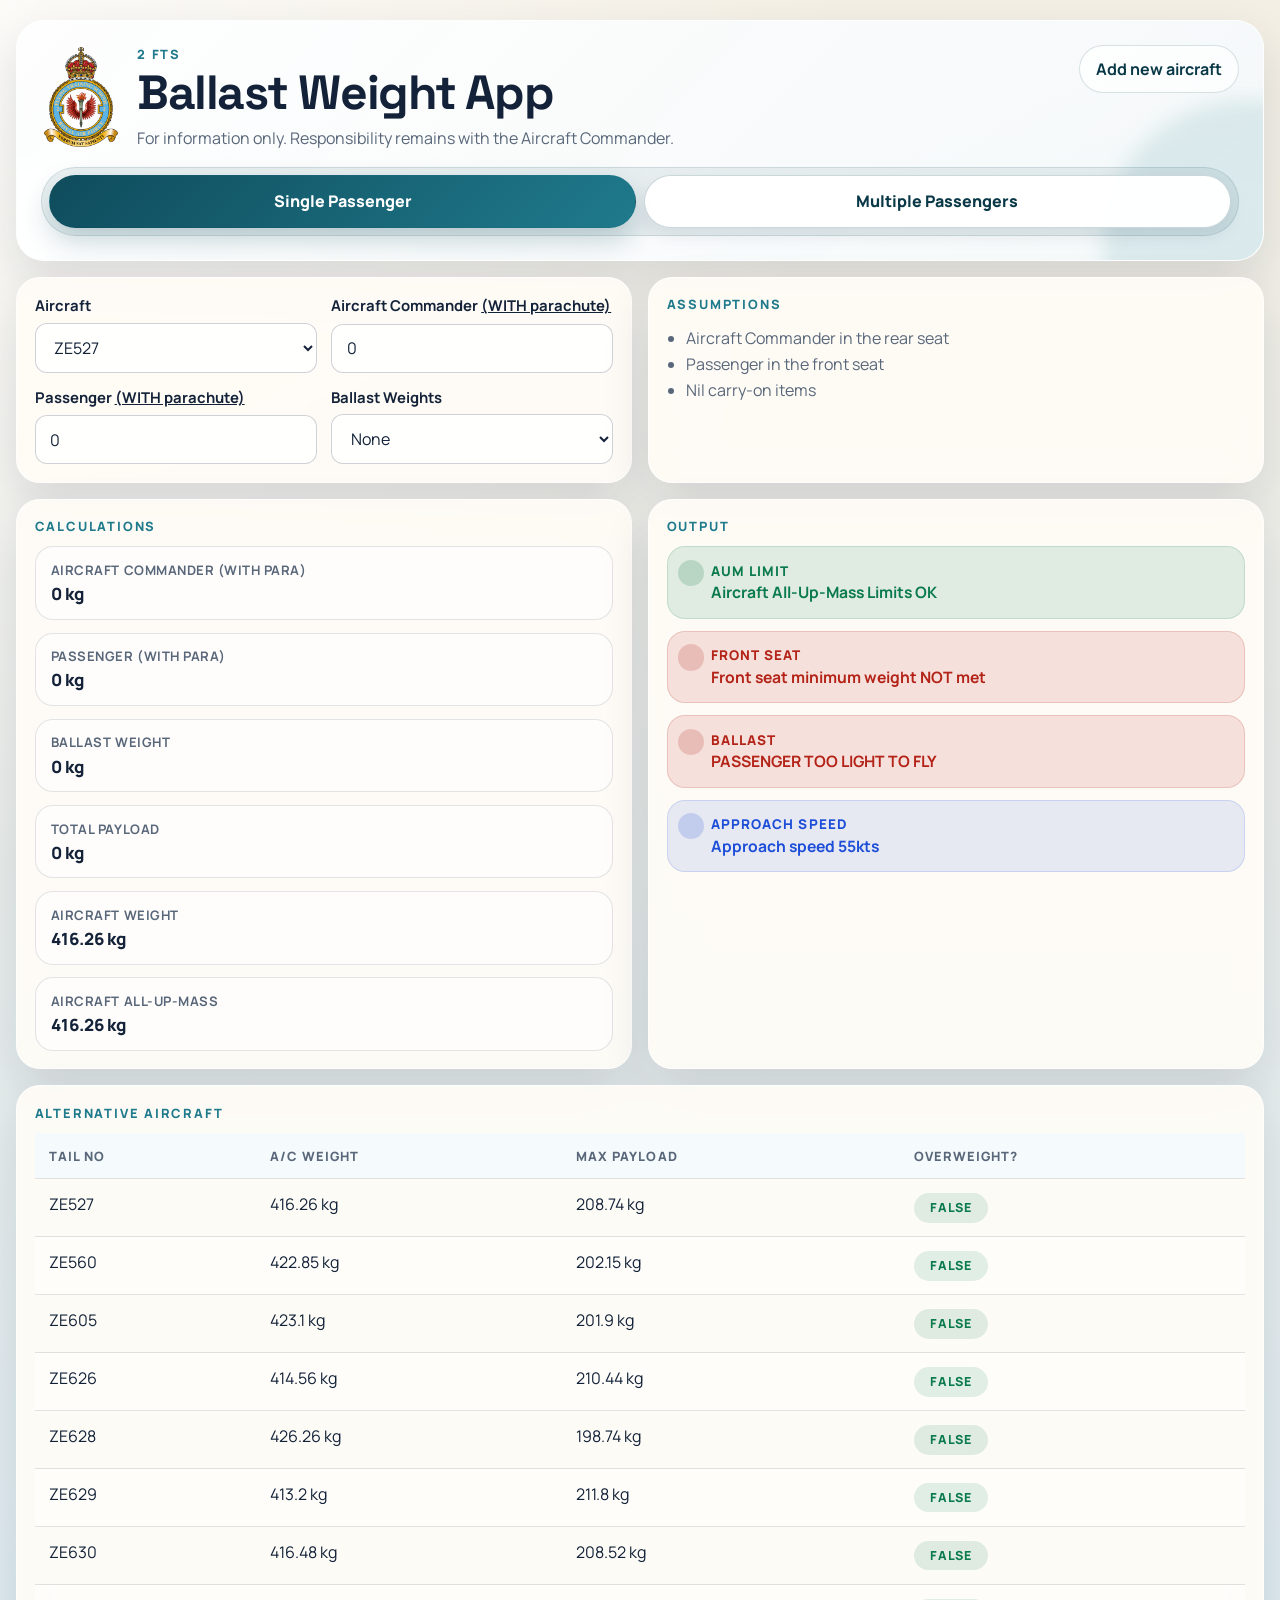
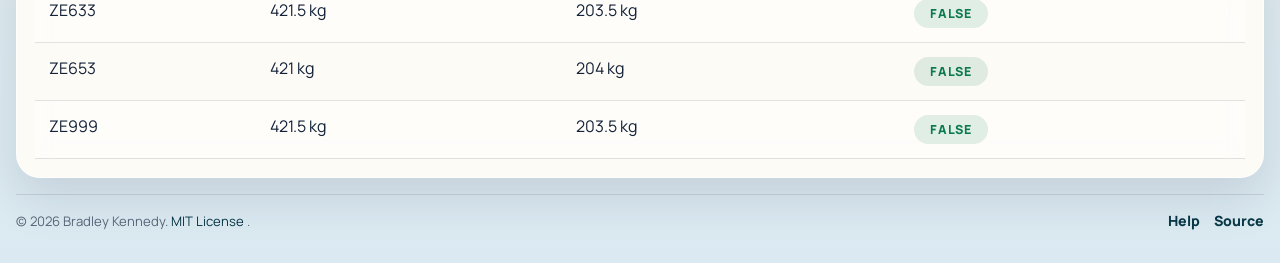
<file: index.html>
<!DOCTYPE html>
<html lang="en">
  <head>
    <meta charset="utf-8">
    <meta name="viewport" content="width=device-width, initial-scale=1">
    <meta
      name="description"
      content="2 FTS ballast weight calculator for glider pilots, including single-passenger and multiple-passenger planning."
    >
    <title>2 FTS Ballast Weight App</title>
    <link rel="icon" type="image/png" href="www/favicon-96x96.png" sizes="96x96" />
    <link rel="icon" type="image/svg+xml" href="www/favicon.svg" />
    <link rel="shortcut icon" href="www/favicon.ico" />
    <link rel="apple-touch-icon" sizes="180x180" href="www/apple-touch-icon.png" />
    <meta name="apple-mobile-web-app-title" content="Ballast App" />
    <link rel="manifest" href="www/site.webmanifest" />
    <link rel="stylesheet" href="assets/styles.css">
    <script defer src="assets/vendor/jspdf.umd.min.js"></script>
    <script defer src="assets/vendor/jspdf.plugin.autotable.min.js"></script>
    <script defer src="assets/app.js"></script>
  </head>
  <body>
    <noscript>
      <div class="noscript-banner">
        JavaScript is required to use this calculator.
      </div>
    </noscript>

    <div id="loadOverlay" class="load-overlay is-active" role="alert" aria-live="assertive">
      <div class="load-card">
        <p id="loadEyebrow" class="hero__eyebrow">Loading aircraft data</p>
        <h2 id="loadTitle">Preparing the ballast calculator</h2>
        <p id="loadMessage">
          Please wait while the latest aircraft data is retrieved.
        </p>
        <button id="retryLoadButton" class="button button--primary" type="button" hidden>
          Retry
        </button>
      </div>
    </div>

    <div class="page-shell">
      <header class="hero">
        <div class="hero__top">
          <div class="hero__brand">
            <img
              class="hero__image"
              src="www/2FTS KC.png"
              alt="2 FTS crest"
              width="80"
              height="100"
            >
            <div class="hero__copy">
              <p class="hero__eyebrow">2 FTS</p>
              <h1>Ballast Weight App</h1>
              <p class="hero__lead">
                For information only. Responsibility remains with the Aircraft Commander.
              </p>
            </div>
          </div>

          <div class="hero__links">
            <a
              class="button button--ghost"
              href="https://github.com/b-kennedy0/2FTS-BallastWeight/issues/new?template=add-aircraft.yml"
              target="_blank"
              rel="noreferrer"
            >
              Add new aircraft
            </a>
          </div>
        </div>

        <div class="mode-toggle" role="tablist" aria-label="Calculator mode">
          <button
            id="modeSingleButton"
            class="mode-toggle__button is-active"
            type="button"
            role="tab"
            aria-selected="true"
            data-mode="single"
          >
            Single Passenger
          </button>
          <button
            id="modeMultiButton"
            class="mode-toggle__button"
            type="button"
            role="tab"
            aria-selected="false"
            data-mode="multi"
          >
            Multiple Passengers
          </button>
        </div>
      </header>

      <main>
        <section id="statusBanner" class="status-banner is-hidden" aria-live="polite"></section>

        <section id="singleModePanel" class="mode-panel">
          <div class="mode-grid mode-grid--single">
            <article class="card card--single-inputs">
              <div class="field-grid">
                <label class="field">
                  <span>Aircraft</span>
                  <select id="singleAircraftSelect" aria-label="Aircraft"></select>
                </label>

                <label class="field">
                  <span>Aircraft Commander <u>(WITH parachute)</u></span>
                  <input
                    id="singleCommanderInput"
                    type="number"
                    min="0"
                    max="120"
                    step="1"
                    inputmode="decimal"
                    value="0"
                  >
                </label>

                <label class="field">
                  <span>Passenger <u>(WITH parachute)</u></span>
                  <input
                    id="singlePassengerInput"
                    type="number"
                    min="0"
                    max="120"
                    step="1"
                    inputmode="decimal"
                    value="0"
                  >
                </label>

                <label class="field">
                  <span>Ballast Weights</span>
                  <select id="singleBallastSelect" aria-label="Ballast Weights">
                    <option value="0">None</option>
                    <option value="1">One</option>
                    <option value="2">Two</option>
                  </select>
                </label>
              </div>
            </article>

            <article class="card card--single-assumptions">
              <div class="card__header card__header--simple">
                <h2>Assumptions</h2>
              </div>
              <ul class="assumption-list">
                <li>Aircraft Commander in the rear seat</li>
                <li>Passenger in the front seat</li>
                <li>Nil carry-on items</li>
              </ul>
            </article>

            <article class="card card--single-calculations">
              <div class="card__header card__header--simple">
                <h2>Calculations</h2>
              </div>
              <div id="singleCalculations" class="metric-list"></div>
            </article>

            <article class="card card--single-output">
              <div class="card__header card__header--simple">
                <h2>Output</h2>
              </div>
              <div id="singleOutput" class="status-list"></div>
            </article>

            <article class="card card--wide card--single-alt">
              <div class="card__header card__header--simple">
                <h2>Alternative aircraft</h2>
              </div>
              <div id="altAircraftTable" class="table-shell"></div>
            </article>
          </div>
        </section>

        <section id="multiModePanel" class="mode-panel" hidden>
          <div class="mode-grid mode-grid--multi">
            <article class="card">
              <div class="field-grid">
                <div class="field">
                  <label for="passengerCountInput">
                    <span>Number of passengers</span>
                  </label>
                  <input
                    id="passengerCountInput"
                    type="text"
                    inputmode="numeric"
                    pattern="[0-9]*"
                    autocomplete="off"
                    value="10"
                  >
                </div>
              </div>

              <label class="toggle-row" for="multiAircraftToggle">
                <input id="multiAircraftToggle" type="checkbox">
                <span>Set Aircraft Ballasts</span>
              </label>

              <p class="helper-text">
                Enable this to configure aircraft-specific commander weights and ballast settings for
                allocation in the Multiple Passengers summary.
              </p>

              <div id="multiAircraftPickerField" class="field" hidden>
                <div class="field__header">
                  <span>Select aircraft for allocation</span>
                  <span id="multiAircraftSelectionCount" class="field__status" aria-live="polite">
                    0 aircraft selected
                  </span>
                </div>
                <div
                  id="multiAircraftPickerList"
                  class="aircraft-picker-list"
                  role="group"
                  aria-label="Select aircraft for allocation"
                ></div>
                <p class="field__hint">
                  Selected aircraft will appear in Aircraft Configuration below.
                </p>
              </div>

              <div class="action-row">
                <button id="saveSummaryButton" class="button button--primary" type="button">
                  Download PDF
                </button>
                <button id="resetMultiButton" class="button button--ghost" type="button">
                  Reset
                </button>
              </div>
            </article>

            <article class="card card--wide">
              <div class="card__header">
                <div>
                  <p class="card__eyebrow">Passenger list</p>
                  <h2>Names and weights</h2>
                </div>
              </div>

              <div class="passenger-head">
                <div>Name</div>
                <div>Weight WITH Parachute</div>
              </div>

              <div id="passengerInputs" class="passenger-list"></div>
            </article>

            <article id="aircraftConfigCard" class="card card--wide" hidden>
              <div class="card__header">
                <div>
                  <p class="card__eyebrow">Aircraft configuration</p>
                  <h2>Set Aircraft Ballasts</h2>
                </div>
              </div>

              <p class="helper-text">
                Configure the aircraft selected above. Each selected aircraft needs an Aircraft
                Commander weight and a ballast setting before it can be used for allocation.
              </p>

              <div id="aircraftConfigList" class="aircraft-config-list"></div>
            </article>

            <article class="card card--wide">
              <div class="card__header">
                <div>
                  <p class="card__eyebrow">Passenger ballast summary</p>
                  <h2>Output table</h2>
                </div>
              </div>
              <div id="multiSummaryTable" class="table-shell"></div>
            </article>
          </div>
        </section>
      </main>

      <footer class="footer">
        <p class="footer__credit">
          &copy; 2026 Bradley Kennedy. 
          <a
            href="https://github.com/b-kennedy0/2FTS-BallastWeight/blob/master/LICENSE"
            target="_blank"
            rel="noreferrer"
          >
            MIT License
          </a>.
        </p>
        <div class="footer__links">
          <a href="help.html">Help</a>
          <a href="https://github.com/b-kennedy0/2FTS-BallastWeight" target="_blank" rel="noreferrer">Source</a>
        </div>
      </footer>
    </div>
  </body>
</html>
</file>
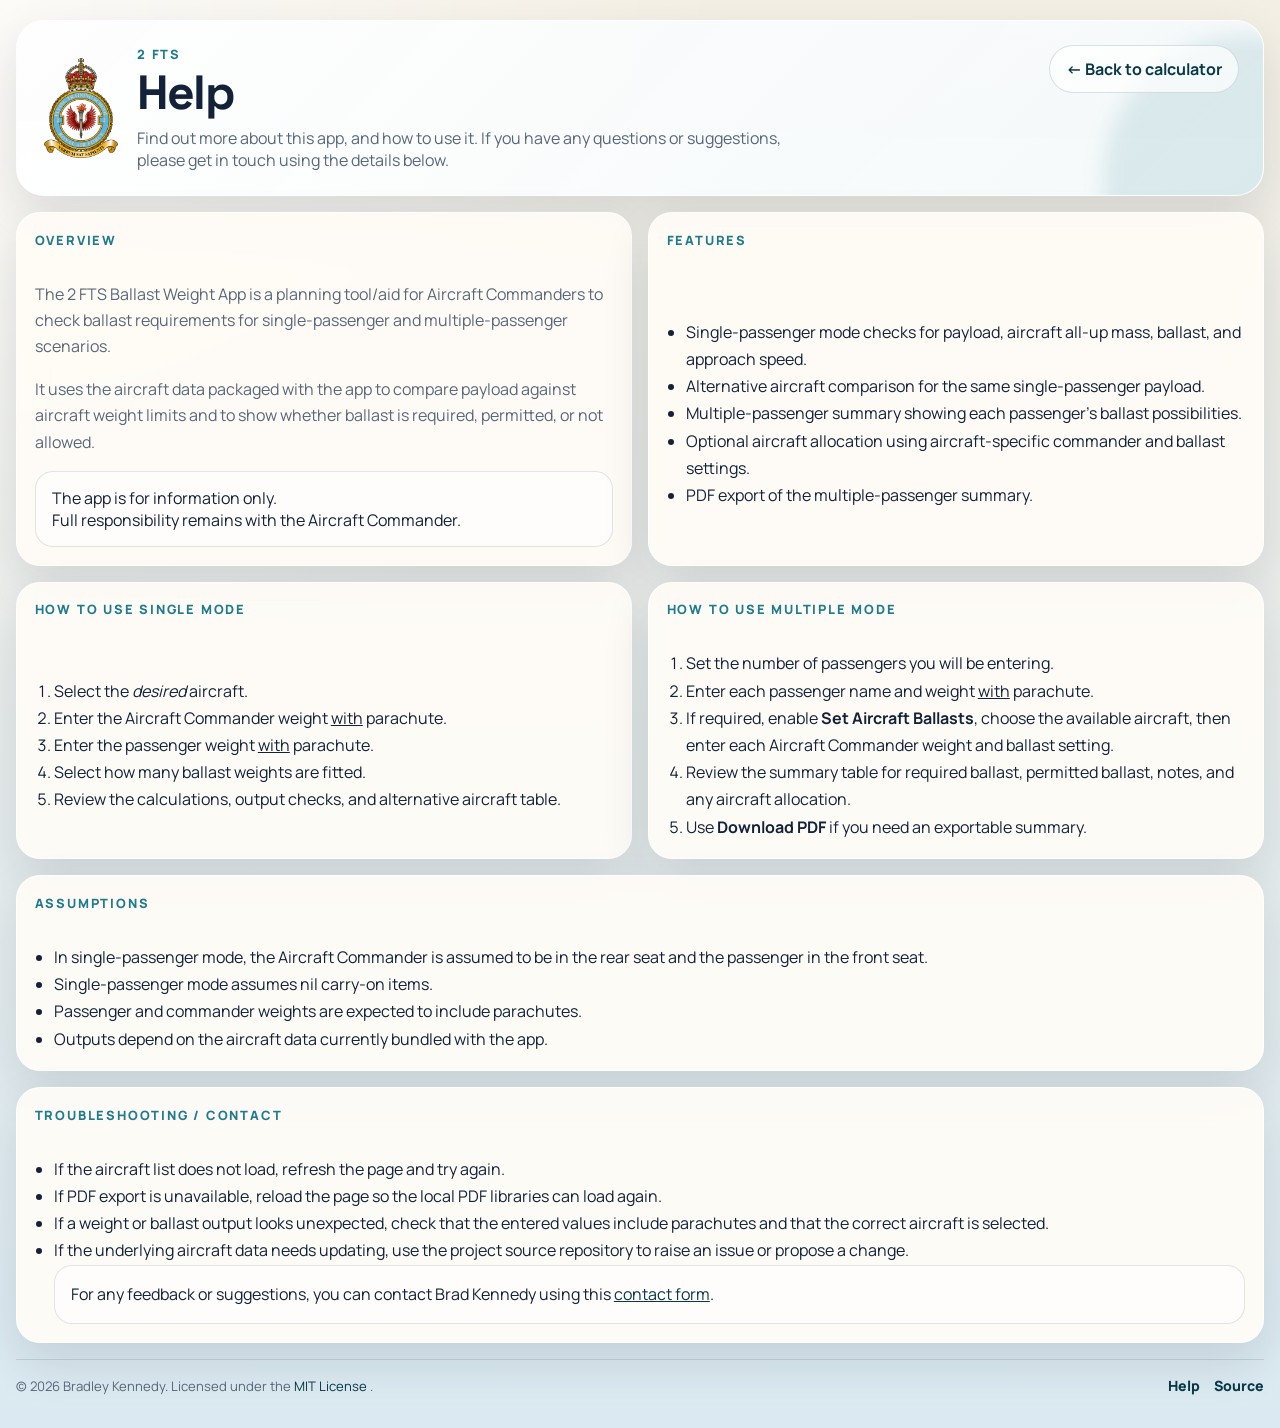
<file: help.html>
<!DOCTYPE html>
<html lang="en">
  <head>
    <meta charset="utf-8">
    <meta name="viewport" content="width=device-width, initial-scale=1">
    <meta
      name="description"
      content="Help and usage guide for the 2 FTS ballast weight calculator."
    >
    <title>Help | 2 FTS Ballast Weight App</title>
    <link rel="icon" type="image/png" href="www/favicon-96x96.png" sizes="96x96" />
    <link rel="icon" type="image/svg+xml" href="www/favicon.svg" />
    <link rel="shortcut icon" href="www/favicon.ico" />
    <link rel="apple-touch-icon" sizes="180x180" href="www/apple-touch-icon.png" />
    <meta name="apple-mobile-web-app-title" content="Ballast App" />
    <link rel="manifest" href="www/site.webmanifest" />
    <link rel="stylesheet" href="assets/styles.css">
  </head>
  <body>
    <div class="page-shell">
      <header class="hero">
        <div class="hero__top">
          <div class="hero__brand">
            <img
              class="hero__image"
              src="www/2FTS KC.png"
              alt="2 FTS crest"
              width="80"
              height="100"
            >
            <div class="hero__copy">
              <p class="hero__eyebrow">2 FTS</p>
              <h1>Help</h1>
              <p class="hero__lead">
                Find out more about this app, and how to use it. If you have any questions or suggestions, please get in touch using the details below.
              </p>
            </div>
          </div>

          <div class="hero__links">
            <a class="button button--ghost" href="index.html"><- Back to calculator</a>
          </div>
        </div>
      </header>

      <main class="help-main">
        <section class="help-grid">
          <article class="card help-card">
            <div class="card__header">
              <div>
                <p class="card__eyebrow">Overview</p>
              </div>
            </div>
            <p>
              The 2 FTS Ballast Weight App is a planning tool/aid for Aircraft Commanders to check ballast requirements for
              single-passenger and multiple-passenger scenarios.
            </p>
            <p>
              It uses the aircraft data packaged with the app to compare payload against aircraft
              weight limits and to show whether ballast is required, permitted, or not allowed.
            </p>
            <div class="help-note">
              The app is for information only. <br>Full responsibility remains with the Aircraft Commander.
            </div>
          </article>

          <article class="card help-card">
            <div class="card__header">
              <div>
                <p class="card__eyebrow">Features</p>
              </div>
            </div>
            <ul class="help-list">
              <li>Single-passenger mode checks for payload, aircraft all-up mass, ballast, and approach speed.</li>
              <li>Alternative aircraft comparison for the same single-passenger payload.</li>
              <li>Multiple-passenger summary showing each passenger&apos;s ballast possibilities.</li>
              <li>Optional aircraft allocation using aircraft-specific commander and ballast settings.</li>
              <li>PDF export of the multiple-passenger summary.</li>
            </ul>
          </article>

          <article class="card help-card">
            <div class="card__header">
              <div>
                <p class="card__eyebrow">How to use Single Mode</p>
              </div>
            </div>
            <ol class="help-steps">
              <li>Select the <i>desired</i> aircraft.</li>
              <li>Enter the Aircraft Commander weight <u>with</u> parachute.</li>
              <li>Enter the passenger weight <u>with</u> parachute.</li>
              <li>Select how many ballast weights are fitted.</li>
              <li>Review the calculations, output checks, and alternative aircraft table.</li>
            </ol>
          </article>

          <article class="card help-card">
            <div class="card__header">
              <div>
                <p class="card__eyebrow">How to use Multiple Mode</p>
              </div>
            </div>
            <ol class="help-steps">
              <li>Set the number of passengers you will be entering.</li>
              <li>Enter each passenger name and weight <u>with</u> parachute.</li>
              <li>
                If required, enable <strong>Set Aircraft Ballasts</strong>, choose the available
                aircraft, then enter each Aircraft Commander weight and ballast setting.
              </li>
              <li>Review the summary table for required ballast, permitted ballast, notes, and any aircraft allocation.</li>
              <li>Use <strong>Download PDF</strong> if you need an exportable summary.</li>
            </ol>
          </article>

          <article class="card help-card help-card--wide">
            <div class="card__header">
              <div>
                <p class="card__eyebrow">Assumptions</p>
              </div>
            </div>
            <ul class="help-list">
              <li>In single-passenger mode, the Aircraft Commander is assumed to be in the rear seat and the passenger in the front seat.</li>
              <li>Single-passenger mode assumes nil carry-on items.</li>
              <li>Passenger and commander weights are expected to include parachutes.</li>
              <li>Outputs depend on the aircraft data currently bundled with the app.</li>
            </ul>
          </article>

          <article class="card help-card help-card--wide">
            <div class="card__header">
              <div>
                <p class="card__eyebrow">Troubleshooting / Contact</p>
              </div>
            </div>
            <ul class="help-list">
              <li>If the aircraft list does not load, refresh the page and try again.</li>
              <li>If PDF export is unavailable, reload the page so the local PDF libraries can load again.</li>
              <li>If a weight or ballast output looks unexpected, check that the entered values include parachutes and that the correct aircraft is selected.</li>
              <li>If the underlying aircraft data needs updating, use the project source repository to raise an issue or propose a change.</li>
              <div class="help-note">For any feedback or suggestions, you can contact Brad Kennedy using this <a href="https://bradleykennedy.co.uk/contact" target="_blank" rel="noreferrer">contact form</a>.</div>
            </ul>
          </article>
        </section>
      </main>

      <footer class="footer">
        <p class="footer__credit">
          &copy; 2026 Bradley Kennedy. Licensed under the
          <a
            href="https://github.com/b-kennedy0/2FTS-BallastWeight/blob/master/LICENSE"
            target="_blank"
            rel="noreferrer"
          >
            MIT License
          </a>.
        </p>
        <div class="footer__links">
          <a href="help.html" aria-current="page">Help</a>
          <a href="https://github.com/b-kennedy0/2FTS-BallastWeight" target="_blank" rel="noreferrer">Source</a>
        </div>
      </footer>
    </div>
  </body>
</html>
</file>
<file: assets/styles.css>
@import url("https://fonts.googleapis.com/css2?family=Manrope:wght@400;500;600;700;800&family=Space+Grotesk:wght@500;700&display=swap");

:root {
  --bg-top: #f4efe4;
  --bg-bottom: #dbeaf2;
  --panel: rgba(255, 252, 247, 0.92);
  --panel-strong: #fffdfa;
  --ink: #132238;
  --muted: #59677a;
  --line: rgba(19, 34, 56, 0.12);
  --line-strong: rgba(19, 34, 56, 0.2);
  --brand: #0f4c5c;
  --brand-strong: #093847;
  --accent: #1f7a8c;
  --accent-soft: rgba(31, 122, 140, 0.1);
  --success: #0b7a4d;
  --success-soft: rgba(11, 122, 77, 0.12);
  --warning: #b45f06;
  --warning-soft: rgba(180, 95, 6, 0.14);
  --danger: #b42318;
  --danger-soft: rgba(180, 35, 24, 0.12);
  --info: #1d4ed8;
  --info-soft: rgba(29, 78, 216, 0.1);
  --shadow: 0 20px 48px rgba(15, 27, 48, 0.12);
  --radius-lg: 24px;
  --radius-md: 18px;
  --radius-sm: 12px;
}

* {
  box-sizing: border-box;
}

html {
  scroll-behavior: smooth;
}

body {
  margin: 0;
  min-height: 100vh;
  font-family: "Manrope", "Segoe UI", sans-serif;
  color: var(--ink);
  background:
    radial-gradient(circle at top left, rgba(255, 255, 255, 0.75), transparent 38%),
    linear-gradient(180deg, var(--bg-top) 0%, var(--bg-bottom) 100%);
}

[hidden] {
  display: none !important;
}

button,
input,
select {
  font: inherit;
}

a {
  color: var(--brand-strong);
}

.page-shell {
  width: min(1200px, calc(100% - 1.5rem));
  margin: 0 auto;
  padding: 1rem 0 2rem;
}

.hero {
  position: relative;
  padding: 1.25rem;
  border: 1px solid rgba(255, 255, 255, 0.7);
  border-radius: 28px;
  background:
    linear-gradient(135deg, rgba(255, 255, 255, 0.94), rgba(245, 250, 252, 0.92)),
    linear-gradient(180deg, rgba(15, 76, 92, 0.08), transparent);
  box-shadow: var(--shadow);
  overflow: hidden;
}

.hero::after {
  content: "";
  position: absolute;
  inset: auto -8rem -8rem auto;
  width: 18rem;
  aspect-ratio: 1;
  border-radius: 50%;
  background: rgba(31, 122, 140, 0.12);
  filter: blur(10px);
}

.hero__top {
  position: relative;
  display: grid;
  gap: 1rem;
  z-index: 1;
}

.hero__brand {
  display: flex;
  align-items: center;
  gap: 1rem;
}

.hero__image {
  flex: 0 0 auto;
  width: 80px;
  height: 100px;
  object-fit: contain;
}

.hero__copy h1 {
  margin: 0;
  font-family: "Space Grotesk", "Manrope", sans-serif;
  font-size: clamp(1.8rem, 4.5vw, 3rem);
  line-height: 1;
  letter-spacing: -0.03em;
}

.hero__eyebrow,
.card__eyebrow {
  margin: 0 0 0.35rem;
  font-size: 0.8rem;
  font-weight: 800;
  letter-spacing: 0.14em;
  text-transform: uppercase;
  color: var(--accent);
}

.hero__lead {
  max-width: 42rem;
  margin: 0.65rem 0 0;
  color: var(--muted);
  font-size: 1rem;
}

.hero__links {
  display: flex;
  flex-wrap: wrap;
  gap: 0.65rem;
}

.mode-toggle {
  position: relative;
  z-index: 1;
  display: grid;
  grid-template-columns: repeat(2, minmax(0, 1fr));
  gap: 0.5rem;
  margin-top: 1.1rem;
  padding: 0.45rem;
  border: 1px solid rgba(15, 76, 92, 0.12);
  border-radius: 999px;
  background: rgba(15, 76, 92, 0.08);
}

.mode-toggle__button {
  border: 1px solid rgba(15, 76, 92, 0.22);
  border-radius: 999px;
  padding: 0.9rem 1rem;
  background: rgba(255, 255, 255, 0.96);
  color: var(--brand-strong);
  font-weight: 800;
  cursor: pointer;
  box-shadow: 0 8px 18px rgba(15, 27, 48, 0.08);
  transition: transform 160ms ease, background 160ms ease, color 160ms ease, border-color 160ms ease, box-shadow 160ms ease;
}

.mode-toggle__button:hover,
.mode-toggle__button:focus-visible {
  transform: translateY(-1px);
  border-color: rgba(15, 76, 92, 0.45);
  box-shadow: 0 12px 22px rgba(15, 27, 48, 0.12);
  outline: none;
}

.mode-toggle__button.is-active {
  background: linear-gradient(135deg, var(--brand), var(--accent));
  color: #ffffff;
  border-color: transparent;
  box-shadow: 0 12px 28px rgba(15, 76, 92, 0.24);
}

.button {
  display: inline-flex;
  align-items: center;
  justify-content: center;
  gap: 0.5rem;
  min-height: 2.85rem;
  padding: 0.75rem 1rem;
  border: 1px solid transparent;
  border-radius: 999px;
  font-weight: 700;
  text-decoration: none;
  cursor: pointer;
  transition: transform 160ms ease, box-shadow 160ms ease, background 160ms ease, color 160ms ease;
}

.button:hover,
.button:focus-visible {
  transform: translateY(-1px);
  outline: none;
}

.button--primary {
  background: linear-gradient(135deg, var(--brand), var(--accent));
  color: #ffffff;
  box-shadow: 0 16px 30px rgba(15, 76, 92, 0.2);
}

.button--ghost {
  border-color: rgba(15, 76, 92, 0.16);
  background: rgba(255, 255, 255, 0.7);
  color: var(--brand-strong);
}

main {
  margin-top: 1rem;
}

.mode-panel {
  animation: panel-in 220ms ease;
}

@keyframes panel-in {
  from {
    opacity: 0;
    transform: translateY(10px);
  }

  to {
    opacity: 1;
    transform: translateY(0);
  }
}

.mode-grid {
  display: grid;
  gap: 1rem;
  min-width: 0;
}

.card {
  min-width: 0;
  padding: 1.1rem;
  border: 1px solid rgba(255, 255, 255, 0.72);
  border-radius: var(--radius-lg);
  background: var(--panel);
  box-shadow: var(--shadow);
  backdrop-filter: blur(14px);
}

.card__header {
  display: flex;
  align-items: start;
  justify-content: space-between;
  gap: 1rem;
  margin-bottom: 1rem;
}

.card__header h2 {
  margin: 0;
  font-family: "Space Grotesk", "Manrope", sans-serif;
  font-size: clamp(1.05rem, 2.2vw, 1.35rem);
  letter-spacing: -0.02em;
}

.card__header--simple {
  margin-bottom: 0.7rem;
}

.card__header--simple h2 {
  font-family: "Manrope", "Segoe UI", sans-serif;
  font-size: 0.8rem;
  font-weight: 800;
  letter-spacing: 0.14em;
  text-transform: uppercase;
  color: var(--accent);
}

.field-grid {
  display: grid;
  gap: 0.9rem;
}

.field {
  display: grid;
  gap: 0.45rem;
}

.field span {
  font-size: 0.93rem;
  font-weight: 700;
}

.field__header {
  display: flex;
  align-items: center;
  justify-content: space-between;
  gap: 0.75rem;
}

.field__status {
  flex: 0 0 auto;
  font-size: 0.8rem;
  font-weight: 700;
  color: var(--muted);
}

.field__hint {
  margin: 0;
  font-size: 0.82rem;
  color: var(--muted);
  line-height: 1.45;
}

.field input,
.field select,
.passenger-row input,
.aircraft-config-card input,
.aircraft-config-card select {
  width: 100%;
  min-height: 3rem;
  padding: 0.75rem 0.9rem;
  border: 1px solid var(--line-strong);
  border-radius: var(--radius-sm);
  background: rgba(255, 255, 255, 0.86);
  color: var(--ink);
  transition: border-color 160ms ease, box-shadow 160ms ease, background 160ms ease;
}

.field input:focus-visible,
.field select:focus-visible,
.passenger-row input:focus-visible,
.aircraft-config-card input:focus-visible,
.aircraft-config-card select:focus-visible {
  border-color: rgba(31, 122, 140, 0.6);
  box-shadow: 0 0 0 4px rgba(31, 122, 140, 0.14);
  outline: none;
}

.assumption-list {
  margin: 0;
  padding-left: 1.2rem;
  color: var(--muted);
  line-height: 1.65;
}

.metric-list {
  display: grid;
  gap: 0.8rem;
}

.metric {
  display: grid;
  gap: 0.2rem;
  padding: 0.85rem 0.95rem;
  border: 1px solid var(--line);
  border-radius: var(--radius-md);
  background: rgba(255, 255, 255, 0.58);
}

.metric__label {
  font-size: 0.82rem;
  font-weight: 700;
  letter-spacing: 0.04em;
  text-transform: uppercase;
  color: var(--muted);
}

.metric__value {
  font-size: 1.05rem;
  font-weight: 800;
  color: var(--ink);
}

.metric__note {
  font-size: 0.82rem;
  color: var(--muted);
}

.metric--danger {
  border-color: rgba(180, 35, 24, 0.22);
  background: var(--danger-soft);
}

.metric--danger .metric__value {
  color: var(--danger);
}

.status-list {
  display: grid;
  gap: 0.75rem;
}

.status-item {
  display: grid;
  grid-template-columns: auto 1fr;
  gap: 0.8rem;
  align-items: start;
  padding: 0.9rem 1rem;
  border-radius: var(--radius-md);
  border: 1px solid transparent;
  background: rgba(255, 255, 255, 0.62);
}

.status-item__dot {
  width: 0.9rem;
  height: 0.9rem;
  margin-top: 0.25rem;
  border-radius: 50%;
  background: currentColor;
  box-shadow: 0 0 0 6px currentColor;
  opacity: 0.18;
}

.status-item__content {
  display: grid;
  gap: 0.1rem;
}

.status-item__title {
  font-size: 0.84rem;
  font-weight: 800;
  letter-spacing: 0.08em;
  text-transform: uppercase;
}

.status-item__text {
  font-size: 0.98rem;
  font-weight: 700;
}

.status-item--success {
  color: var(--success);
  border-color: rgba(11, 122, 77, 0.15);
  background: var(--success-soft);
}

.status-item--warning {
  color: var(--warning);
  border-color: rgba(180, 95, 6, 0.18);
  background: var(--warning-soft);
}

.status-item--danger {
  color: var(--danger);
  border-color: rgba(180, 35, 24, 0.16);
  background: var(--danger-soft);
}

.status-item--info {
  color: var(--info);
  border-color: rgba(29, 78, 216, 0.15);
  background: var(--info-soft);
}

.table-shell {
  width: 100%;
  max-width: 100%;
  min-width: 0;
  overflow-x: auto;
}

.data-table {
  width: 100%;
  border-collapse: collapse;
  min-width: 42rem;
}

.data-table th,
.data-table td {
  padding: 0.85rem 0.9rem;
  border-bottom: 1px solid var(--line);
  text-align: left;
  vertical-align: top;
}

.data-table th {
  position: sticky;
  top: 0;
  background: rgba(245, 250, 252, 0.96);
  font-size: 0.8rem;
  font-weight: 800;
  letter-spacing: 0.08em;
  text-transform: uppercase;
  color: var(--muted);
}

.data-table tbody tr:nth-child(even) {
  background: rgba(255, 255, 255, 0.42);
}

.pill {
  display: inline-flex;
  align-items: center;
  justify-content: center;
  min-width: 4.6rem;
  padding: 0.4rem 0.7rem;
  border-radius: 999px;
  font-size: 0.78rem;
  font-weight: 800;
  letter-spacing: 0.05em;
  text-transform: uppercase;
}

.pill--ok {
  color: var(--success);
  background: var(--success-soft);
}

.pill--alert {
  color: var(--danger);
  background: var(--danger-soft);
}

.helper-text,
.validation-note,
.footer__credit {
  margin: 0;
  color: var(--muted);
  line-height: 1.55;
}

.help-main {
  display: grid;
  gap: 1rem;
}

.help-grid {
  display: grid;
  gap: 1rem;
}

.help-card {
  display: grid;
  gap: 1rem;
}

.help-card p:not(.card__eyebrow) {
  margin: 0;
  color: var(--muted);
  line-height: 1.65;
}

.help-card .card__eyebrow {
  margin-bottom: 0;
}

.help-list,
.help-steps {
  margin: 0;
  padding-left: 1.2rem;
  line-height: 1.7;
}

.help-note {
  padding: 0.95rem 1rem;
  border: 1px solid var(--line);
  border-radius: var(--radius-md);
  background: rgba(255, 255, 255, 0.58);
}

.action-row {
  display: flex;
  flex-wrap: wrap;
  gap: 0.7rem;
  margin-top: 1rem;
}

.toggle-row {
  display: inline-flex;
  align-items: center;
  gap: 0.75rem;
  margin-top: 1rem;
  font-weight: 800;
  color: var(--brand-strong);
}

.toggle-row input {
  width: 1.1rem;
  height: 1.1rem;
}

.aircraft-picker-list {
  display: grid;
  gap: 0.45rem;
  max-height: 15rem;
  overflow-y: auto;
  padding: 0.35rem 0.7rem;
  border: 1px solid var(--line-strong);
  border-radius: var(--radius-md);
  background: rgba(255, 255, 255, 0.86);
}

.aircraft-picker__option {
  display: grid;
  grid-template-columns: auto minmax(0, 1fr) auto;
  align-items: center;
  gap: 0.7rem;
  padding: 0.7rem 0.2rem;
  border-bottom: 1px solid var(--line);
  color: var(--ink);
}

.aircraft-picker__option:last-child {
  border-bottom: 0;
}

.aircraft-picker__option input {
  width: 1.05rem;
  height: 1.05rem;
  min-height: auto;
  margin: 0;
  padding: 0;
}

.aircraft-picker__name {
  min-width: 0;
}

.aircraft-picker__meta {
  font-size: 0.78rem;
  font-weight: 700;
  color: var(--muted);
}

.passenger-head,
.passenger-row {
  display: grid;
  grid-template-columns: minmax(0, 1fr) minmax(132px, 160px);
  gap: 0.75rem;
}

.passenger-head {
  margin-bottom: 0.6rem;
  padding: 0 0.2rem;
  font-size: 0.85rem;
  font-weight: 800;
  color: var(--muted);
}

.passenger-list,
.aircraft-config-list {
  display: grid;
  gap: 0.75rem;
}

.passenger-row {
  padding: 0.9rem;
  border: 1px solid var(--line);
  border-radius: var(--radius-md);
  background: rgba(255, 255, 255, 0.6);
}

.aircraft-config-card {
  display: grid;
  gap: 0.9rem;
  padding: 1rem;
  border: 1px solid var(--line);
  border-radius: var(--radius-md);
  background: rgba(255, 255, 255, 0.68);
}

.aircraft-config-card__top {
  display: flex;
  align-items: start;
  justify-content: space-between;
  gap: 0.75rem;
}

.aircraft-config-card__name {
  margin: 0;
  font-size: 1.02rem;
  font-weight: 800;
}

.aircraft-config-card__weight {
  font-size: 0.88rem;
  color: var(--muted);
}

.aircraft-config-card__fields {
  display: grid;
  gap: 0.8rem;
}

.aircraft-config-card.is-invalid {
  border-color: rgba(180, 95, 6, 0.28);
  background: rgba(255, 248, 239, 0.92);
}

.aircraft-config-card.is-valid {
  border-color: rgba(11, 122, 77, 0.24);
  background: rgba(246, 255, 250, 0.95);
}

.validation-note {
  min-height: 1.3rem;
  font-size: 0.84rem;
}

.validation-note--warning {
  color: var(--warning);
  font-weight: 700;
}

.validation-note--success {
  color: var(--success);
  font-weight: 700;
}

.status-banner {
  margin-bottom: 1rem;
  padding: 0.9rem 1rem;
  border-radius: var(--radius-md);
  font-weight: 700;
}

.status-banner.is-hidden {
  display: none;
}

.status-banner--info {
  color: var(--brand-strong);
  background: var(--accent-soft);
}

.status-banner--danger {
  color: var(--danger);
  background: var(--danger-soft);
}

.footer {
  display: flex;
  align-items: flex-start;
  justify-content: space-between;
  gap: 0.75rem 1.5rem;
  margin-top: 1rem;
  padding: 1rem 0 0;
  border-top: 1px solid var(--line);
}

.footer__credit {
  font-size: 0.82rem;
  max-width: 44rem;
}

.footer__credit a {
  text-decoration: none;
}

.footer__credit a:hover,
.footer__credit a:focus-visible {
  text-decoration: underline;
}

.footer__links {
  display: flex;
  flex-wrap: wrap;
  align-items: center;
  justify-content: flex-end;
  gap: 0.9rem;
  font-size: 0.88rem;
  font-weight: 800;
}

.footer__links a {
  color: var(--brand-strong);
  text-decoration: none;
}

.footer__links a:hover,
.footer__links a:focus-visible {
  text-decoration: underline;
}

.load-overlay {
  position: fixed;
  inset: 0;
  display: none;
  align-items: center;
  justify-content: center;
  padding: 1rem;
  background: rgba(7, 20, 32, 0.58);
  backdrop-filter: blur(8px);
  z-index: 50;
}

.load-overlay.is-active {
  display: flex;
}

.load-card {
  width: min(30rem, 100%);
  padding: 1.5rem;
  border-radius: 28px;
  background: var(--panel-strong);
  box-shadow: 0 24px 70px rgba(0, 0, 0, 0.25);
}

.load-card h2 {
  margin: 0;
  font-family: "Space Grotesk", "Manrope", sans-serif;
  font-size: clamp(1.4rem, 4vw, 2rem);
}

.load-card p {
  margin: 0.75rem 0 0;
  color: var(--muted);
}

.noscript-banner {
  padding: 0.9rem 1rem;
  background: var(--danger);
  color: #ffffff;
  text-align: center;
  font-weight: 800;
}

.empty-state {
  padding: 1rem;
  border: 1px dashed var(--line-strong);
  border-radius: var(--radius-md);
  color: var(--muted);
  text-align: center;
}

@media (min-width: 700px) {
  .field-grid {
    grid-template-columns: repeat(2, minmax(0, 1fr));
  }

  .aircraft-config-card__fields {
    grid-template-columns: repeat(3, minmax(0, 1fr));
  }

  .aircraft-config-list {
    grid-template-columns: repeat(2, minmax(0, 1fr));
  }
}

@media (min-width: 980px) {
  .page-shell {
    width: min(1280px, calc(100% - 2rem));
    padding-top: 1.25rem;
  }

  .hero {
    padding: 1.5rem;
  }

  .hero__top {
    grid-template-columns: minmax(0, 1fr) auto;
    align-items: start;
  }

  .mode-grid--single {
    grid-template-columns: repeat(2, minmax(0, 1fr));
  }

  .mode-grid--multi {
    grid-template-columns: minmax(300px, 360px) minmax(0, 1fr);
    align-items: start;
  }

  .card--wide {
    grid-column: 1 / -1;
  }

  .mode-grid--multi .card--wide:nth-of-type(2) {
    grid-column: 2 / 3;
  }

  .mode-grid--multi .card--wide:nth-of-type(3) {
    grid-column: 1 / -1;
  }

  .mode-grid--multi .card--wide:nth-of-type(4) {
    grid-column: 1 / -1;
  }

  .help-grid {
    grid-template-columns: repeat(2, minmax(0, 1fr));
  }

  .help-card--wide {
    grid-column: 1 / -1;
  }
}

@media (max-width: 699px) {
  .hero__brand {
    align-items: start;
  }

  .hero__image {
    width: 64px;
    height: 80px;
  }

  .passenger-head {
    display: none;
  }

  .passenger-row,
  .aircraft-config-card__fields {
    grid-template-columns: 1fr;
  }

  .data-table {
    min-width: 34rem;
  }

  .mode-grid--single .card--single-assumptions {
    order: -1;
  }

  .mode-grid--single .card--single-inputs {
    order: 0;
  }

  .mode-grid--single .card--single-calculations {
    order: 1;
  }

  .mode-grid--single .card--single-output {
    order: 2;
  }

  .mode-grid--single .card--single-alt {
    order: 3;
  }

  .footer {
    flex-direction: column;
  }

  .footer__links {
    justify-content: flex-start;
  }
}
</file>
